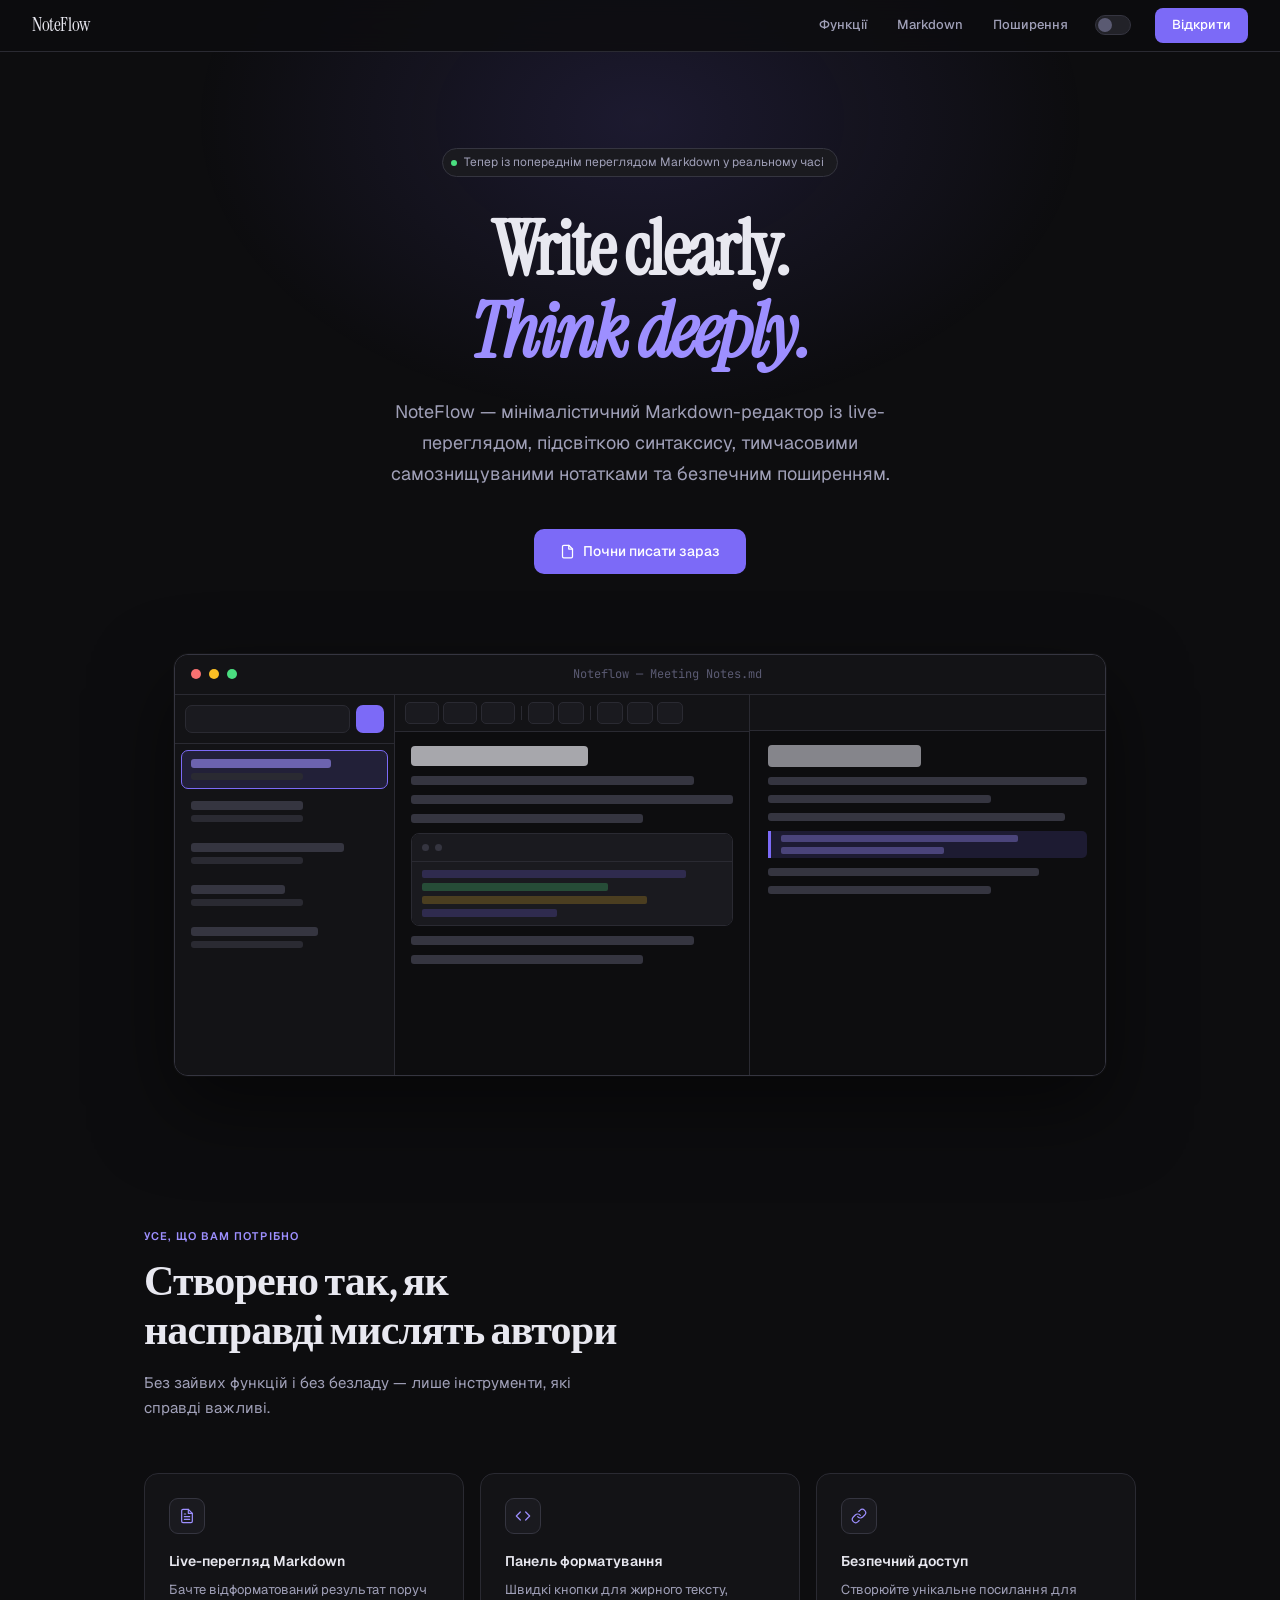
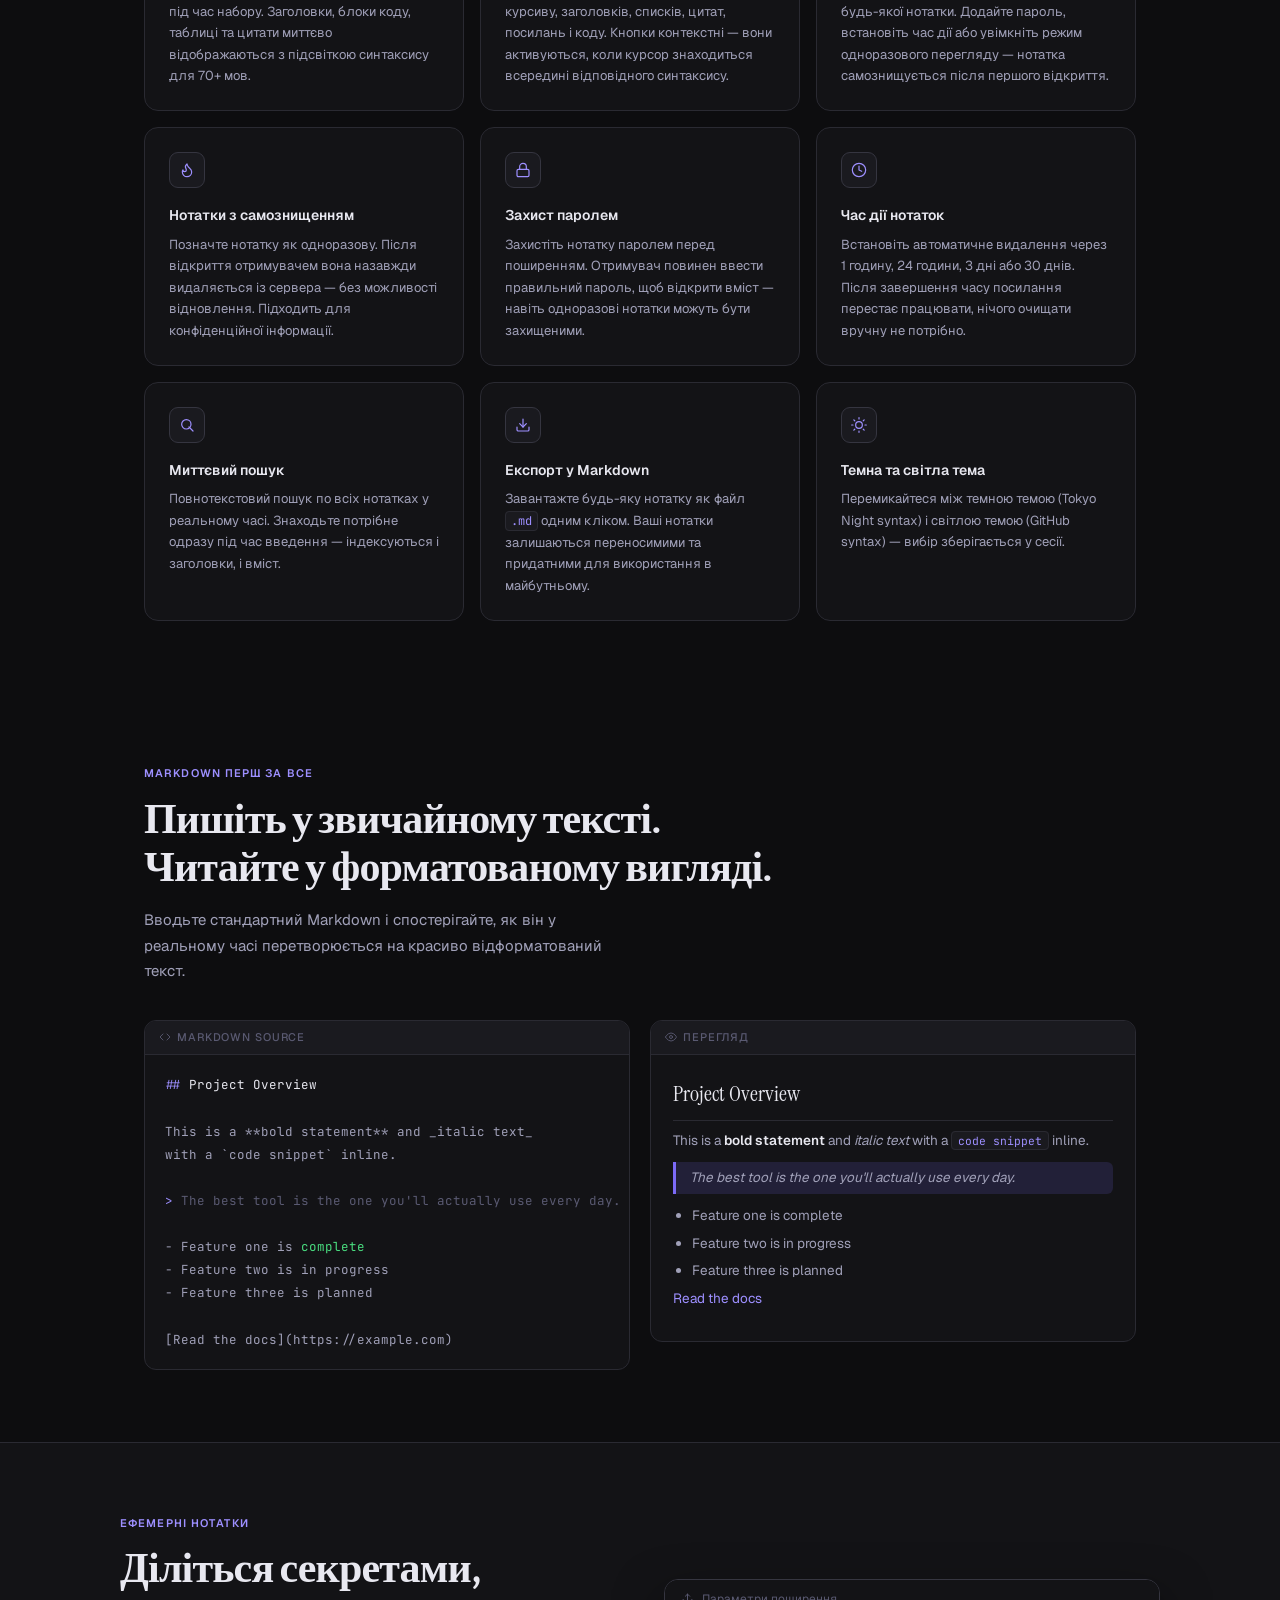
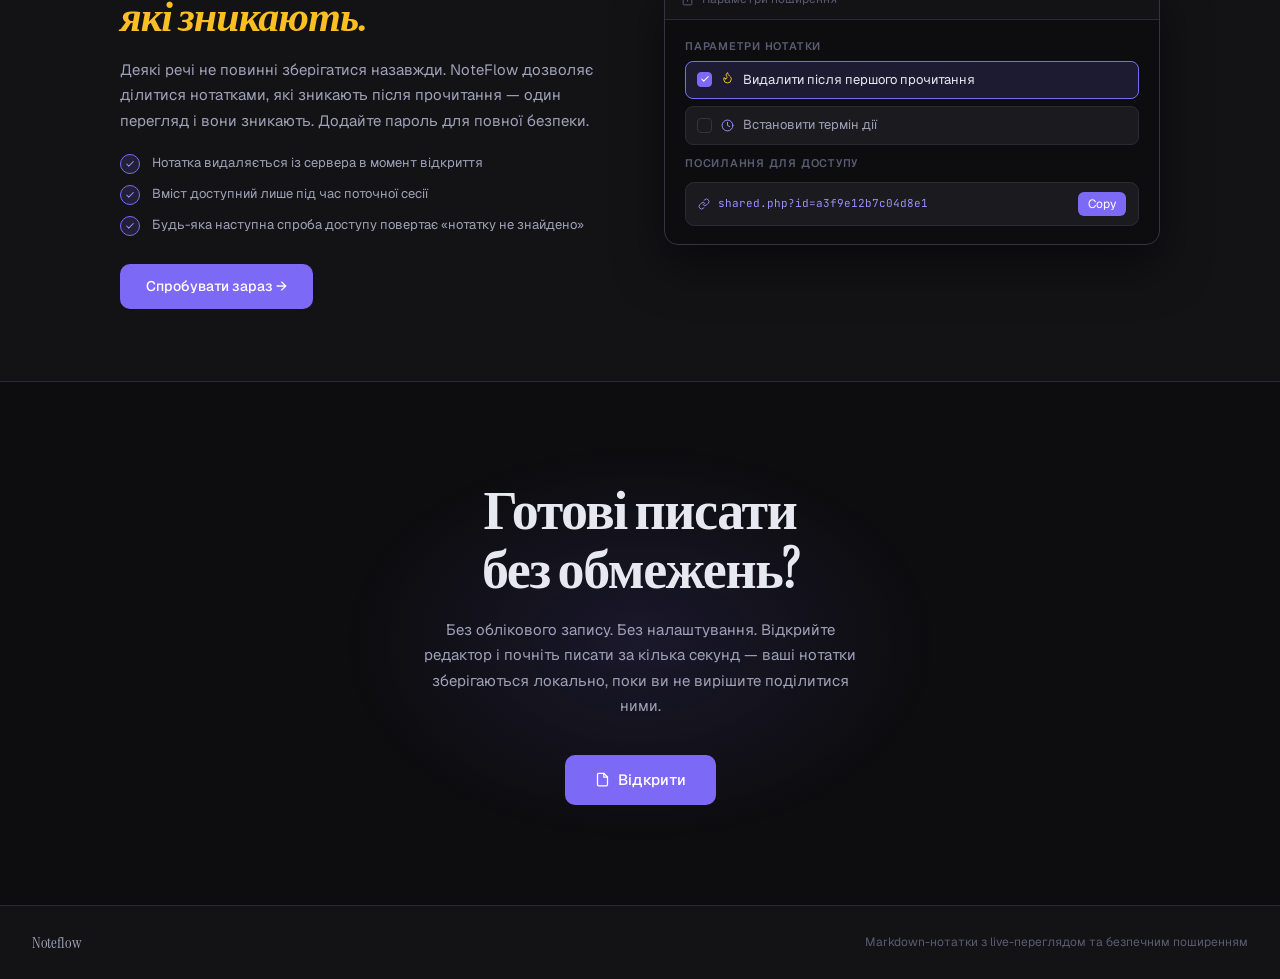
<file: index.html>
<!DOCTYPE html>
<html lang="en" data-theme="dark">
<head>
<meta charset="UTF-8">
<meta name="viewport" content="width=device-width, initial-scale=1.0">
<title>NoteFlow — Пишіть без обмежень</title>
<link rel="preconnect" href="https://fonts.googleapis.com">
<link href="https://fonts.googleapis.com/css2?family=Instrument+Serif:ital@0;1&family=JetBrains+Mono:wght@400;500&family=Geist:wght@300;400;500;600&display=swap" rel="stylesheet">
<link rel="icon" type="image/png" href="app/favicon.png">
<style>
[data-theme="dark"]{
  --bg:#0d0d0f;--bg2:#131316;--bg3:#1a1a1f;--bg4:#222228;
  --border:#2a2a32;--border2:#353540;
  --text:#e8e8f0;--text2:#a0a0b8;--text3:#5a5a72;
  --accent:#7c6af7;--accent2:#9d8fff;--accent-glow:rgba(124,106,247,0.15);
  --green:#4ade80;--red:#f87171;--yellow:#fbbf24;--shadow:rgba(0,0,0,0.5);
}
[data-theme="light"]{
  --bg:#f4f4f6;--bg2:#ffffff;--bg3:#ededf0;--bg4:#e2e2e8;
  --border:#d8d8e0;--border2:#c8c8d4;
  --text:#1a1a2e;--text2:#4a4a6a;--text3:#9090a8;
  --accent:#6b58e8;--accent2:#7c6af7;--accent-glow:rgba(107,88,232,0.12);
  --green:#16a34a;--red:#dc2626;--yellow:#d97706;--shadow:rgba(0,0,0,0.12);
}


*,*::before,*::after{box-sizing:border-box;margin:0;padding:0;}
html{scroll-behavior:smooth;}
body{
  background:var(--bg);
  color:var(--text);
  font-family:'Geist',sans-serif;
  font-size:14px;
  line-height:1.6;
  min-height:100vh;
  overflow-x:hidden;
  transition:background .3s,color .3s;
}

/* ── Ambient glow ───────────────────────────── */
.ambient{
  position:fixed;
  top:-20vh;left:50%;
  transform:translateX(-50%);
  width:900px;height:600px;
  background:radial-gradient(ellipse at center,rgba(124,106,247,.14) 0%,transparent 70%);
  pointer-events:none;
  z-index:0;
  animation:ambientPulse 8s ease-in-out infinite;
}
@keyframes ambientPulse{0%,100%{opacity:.7;transform:translateX(-50%) scale(1)}50%{opacity:1;transform:translateX(-50%) scale(1.08)}}

/* ── NAV ────────────────────────────────────────────────────────────────── */
nav{
  position:sticky;top:0;z-index:100;
  display:flex;align-items:center;gap:12px;
  padding:0 32px;height:52px;
  background:rgba(13,13,15,.82);
  backdrop-filter:blur(18px);
  border-bottom:1px solid var(--border);
}
[data-theme="light"] nav{background:rgba(244,244,246,.88);}
.nav-logo{
  font-family:'Instrument Serif',serif;
  font-size:19px;
  color:var(--text);
  letter-spacing:-.02em;
  text-decoration:none;
}
.nav-logo-dot{color:var(--accent);}
.nav-spacer{flex:1;}
.nav-links{display:flex;gap:4px;align-items:center;}
.nav-link{
  padding:5px 12px;
  border-radius:7px;
  color:var(--text2);
  font-size:13px;
  font-weight:500;
  text-decoration:none;
  transition:all 180ms;
  border:1px solid transparent;
}
.nav-link:hover{color:var(--text);background:var(--bg3);border-color:var(--border);}
.nav-cta{
  padding:6px 16px;
  border-radius:8px;
  background:var(--accent);
  color:#fff;
  font-size:13px;
  font-weight:500;
  text-decoration:none;
  transition:all 180ms;
  border:1px solid transparent;
}
.nav-cta:hover{background:var(--accent2);transform:translateY(-1px);box-shadow:0 4px 16px rgba(124,106,247,.35);}

/* theme toggle */
.theme-toggle{
  display:flex;align-items:center;gap:7px;
  cursor:pointer;user-select:none;margin-left:30px;
}
.toggle-track{
  width:36px;height:20px;
  background:var(--bg4);
  border:1px solid var(--border2);
  border-radius:10px;
  position:relative;
  transition:background .25s;
  cursor:pointer;flex-shrink:0;
  left: -20px;
}
[data-theme="light"] .toggle-track{background:var(--accent);border-color:var(--accent);}
.toggle-thumb{
  width:14px;height:14px;
  background:var(--text3);
  border-radius:50%;
  position:absolute;top:2px;left:2px;
  transition:transform .22s cubic-bezier(.4,0,.2,1),background .22s;
}
[data-theme="light"] .toggle-thumb{transform:translateX(16px);background:#fff;}

/* ── PAGE WRAPPER ───────────────────────────────────────────────────────── */
main{position:relative;z-index:1;}

/* ── HERO ───────────────────────────────────────────────────────────────── */
.hero{
  display:flex;flex-direction:column;align-items:center;
  text-align:center;
  padding:96px 24px 80px;
  max-width:860px;
  margin:0 auto;
}
.hero-badge{
  display:inline-flex;align-items:center;gap:7px;
  padding:4px 13px 4px 8px;
  border:1px solid var(--border2);
  border-radius:100px;
  background:var(--bg3);
  font-size:12px;color:var(--text2);
  margin-bottom:32px;
  opacity:0;
  animation:fadeUp .5s .1s forwards;
}
.hero-badge-dot{
  width:6px;height:6px;
  border-radius:50%;
  background:var(--green);
  animation:pulse 1.5s infinite;
}
@keyframes pulse{0%,100%{opacity:1}50%{opacity:.3}}

.hero-title{
  font-family:'Instrument Serif',serif;
  font-size:clamp(42px,7vw,76px);
  line-height:1.08;
  letter-spacing:-.03em;
  color:var(--text);
  margin-bottom:24px;
  opacity:0;
  animation:fadeUp .6s .2s forwards;
}
.hero-title em{
  font-style:italic;
  color:var(--accent2);
}
.hero-sub{
  font-size:clamp(15px,2vw,18px);
  color:var(--text2);
  line-height:1.7;
  max-width:520px;
  margin-bottom:40px;
  opacity:0;
  animation:fadeUp .6s .35s forwards;
}
.hero-actions{
  display:flex;align-items:center;gap:12px;flex-wrap:wrap;justify-content:center;
  opacity:0;
  animation:fadeUp .6s .5s forwards;
}
.btn-primary{
  padding:11px 26px;
  background:var(--accent);
  color:#fff;
  border:none;border-radius:10px;
  font-size:14px;font-weight:500;
  font-family:'Geist',sans-serif;
  cursor:pointer;text-decoration:none;
  display:inline-flex;align-items:center;gap:8px;
  transition:all 200ms;
  box-shadow:0 0 0 0 rgba(124,106,247,0);
}
.btn-primary:hover{
  background:var(--accent2);
  transform:translateY(-2px);
  box-shadow:0 8px 28px rgba(124,106,247,.4);
}
.btn-secondary{
  padding:11px 22px;
  background:transparent;
  color:var(--text2);
  border:1px solid var(--border2);border-radius:10px;
  font-size:14px;font-weight:500;
  font-family:'Geist',sans-serif;
  cursor:pointer;text-decoration:none;
  display:inline-flex;align-items:center;gap:8px;
  transition:all 200ms;
}
.btn-secondary:hover{
  color:var(--text);
  background:var(--bg3);
  border-color:var(--accent);
}

@keyframes fadeUp{from{opacity:0;transform:translateY(18px)}to{opacity:1;transform:translateY(0)}}

/* ── EDITOR PREVIEW (mock app window) ──────────────────────────────────── */
.preview-wrap{
  max-width:980px;margin:0 auto;
  padding:0 24px 80px;
  opacity:0;
  animation:fadeUp .7s .65s forwards;
}
.window-chrome{
  border:1px solid var(--border2);
  border-radius:14px;
  overflow:hidden;
  box-shadow:0 32px 80px var(--shadow),0 0 0 1px rgba(255,255,255,.03);
  background:var(--bg2);
}
.window-bar{
  display:flex;align-items:center;gap:8px;
  padding:10px 16px;
  background:var(--bg2);
  border-bottom:1px solid var(--border);
}
.window-dot{width:10px;height:10px;border-radius:50%;}
.window-dot.red{background:#f87171;}
.window-dot.yellow{background:#fbbf24;}
.window-dot.green{background:#4ade80;}
.window-title{
  flex:1;text-align:center;
  font-size:12px;color:var(--text3);
  font-family:'JetBrains Mono',monospace;
}
.window-body{
  display:grid;
  grid-template-columns:220px 1fr 1fr;
  height:380px;
}
/* sidebar mock */
.mock-sidebar{
  border-right:1px solid var(--border);
  background:var(--bg2);
  display:flex;flex-direction:column;
  overflow:hidden;
}
.mock-sidebar-top{
  padding:10px;border-bottom:1px solid var(--border);
  display:flex;gap:6px;align-items:center;
}
.mock-search{
  flex:1;height:28px;
  background:var(--bg3);border:1px solid var(--border);border-radius:7px;
}
.mock-btn{
  width:28px;height:28px;border-radius:7px;
  background:var(--accent);flex-shrink:0;
}
.mock-notes{padding:6px;display:flex;flex-direction:column;gap:3px;}
.mock-note{
  padding:8px 9px;border-radius:7px;
  background:transparent;
  border:1px solid transparent;
}
.mock-note.active{background:var(--accent-glow);border-color:var(--accent);}
.mock-note-title{
  height:9px;border-radius:3px;
  background:var(--border2);
  margin-bottom:5px;
}
.mock-note.active .mock-note-title{background:var(--accent2);opacity:.6;}
.mock-note-meta{height:7px;border-radius:3px;background:var(--border);width:60%;}
/* editor mock */
.mock-editor{
  border-right:1px solid var(--border);
  background:var(--bg);
  display:flex;flex-direction:column;
}
.mock-toolbar{
  padding:7px 10px;
  border-bottom:1px solid var(--border);
  background:var(--bg2);
  display:flex;gap:4px;align-items:center;
}
.mock-tb-btn{
  width:26px;height:22px;border-radius:5px;
  background:var(--bg3);border:1px solid var(--border);
}
.mock-tb-sep{width:1px;height:14px;background:var(--border);margin:0 2px;}
.mock-content{flex:1;padding:14px 16px;display:flex;flex-direction:column;gap:10px;overflow:hidden;}
.mock-heading{height:20px;border-radius:4px;background:var(--text);opacity:.7;width:55%;}
.mock-line{height:9px;border-radius:3px;background:var(--border2);}
.mock-line.short{width:72%;}
.mock-line.med{width:88%;}
.mock-code-block{
  border-radius:8px;overflow:hidden;
  border:1px solid var(--border);
  flex-shrink:0;
}
.mock-code-bar{height:28px;background:var(--bg3);border-bottom:1px solid var(--border);display:flex;align-items:center;padding:0 10px;gap:6px;}
.mock-code-dot{width:7px;height:7px;border-radius:50%;background:var(--border2);}
.mock-code-lines{padding:8px 10px;display:flex;flex-direction:column;gap:5px;background:var(--bg3);}
.mock-code-line{height:8px;border-radius:2px;background:var(--accent);opacity:.22;}
.mock-code-line.p{background:var(--green);opacity:.25;}
.mock-code-line.s{background:var(--yellow);opacity:.22;}
/* preview mock */
.mock-preview{
  background:var(--bg);
  display:flex;flex-direction:column;
  overflow:hidden;
}
.mock-preview-bar{
  padding:7px 14px;
  border-bottom:1px solid var(--border);
  background:var(--bg2);
  height:36px;
}
.mock-preview-content{flex:1;padding:14px 18px;display:flex;flex-direction:column;gap:10px;overflow:hidden;}
.mock-h{height:22px;border-radius:4px;background:var(--text);opacity:.55;width:48%;
  font-family:'Instrument Serif',serif;}
.mock-p{height:8px;border-radius:3px;background:var(--border2);}
.mock-p.s{width:70%;}
.mock-blockquote{
  border-left:3px solid var(--accent);
  padding:4px 10px;
  background:var(--accent-glow);
  border-radius:0 5px 5px 0;
  display:flex;flex-direction:column;gap:5px;
}
.mock-bq-line{height:7px;border-radius:2px;background:var(--accent2);opacity:.35;}

/* ── FEATURES ───────────────────────────────────────────────────────────── */
.section{padding:72px 24px;max-width:1040px;margin:0 auto;}
.section-label{
  font-size:11px;font-weight:600;
  color:var(--accent2);
  text-transform:uppercase;letter-spacing:.1em;
  margin-bottom:12px;
}
.section-title{
  font-family:'Instrument Serif',serif;
  font-size:clamp(28px,4vw,42px);
  line-height:1.15;
  letter-spacing:-.02em;
  color:var(--text);
  margin-bottom:16px;
}
.section-sub{
  font-size:15px;color:var(--text2);
  line-height:1.7;max-width:480px;
  margin-bottom:52px;
}

.features-grid{
  display:grid;
  grid-template-columns:repeat(auto-fit,minmax(280px,1fr));
  gap:16px;
}
.feature-card{
  padding:24px;
  border:1px solid var(--border);
  border-radius:14px;
  background:var(--bg2);
  transition:all 220ms;
  position:relative;
  overflow:hidden;
}
.feature-card::before{
  content:'';
  position:absolute;inset:0;
  background:radial-gradient(circle at 0% 0%,var(--accent-glow),transparent 65%);
  opacity:0;transition:opacity 300ms;
}
.feature-card:hover{
  border-color:var(--border2);
  transform:translateY(-3px);
  box-shadow:0 16px 40px var(--shadow);
}
.feature-card:hover::before{opacity:1;}
.feature-icon{
  width:36px;height:36px;
  border:1px solid var(--border2);
  border-radius:9px;
  background:var(--bg3);
  display:flex;align-items:center;justify-content:center;
  margin-bottom:16px;
  color:var(--accent2);
  flex-shrink:0;
}
.feature-icon svg{width:16px;height:16px;fill:none;stroke:currentColor;stroke-width:1.8;stroke-linecap:round;stroke-linejoin:round;}
.feature-title{
  font-size:14px;font-weight:600;
  color:var(--text);margin-bottom:7px;
}
.feature-desc{font-size:13px;color:var(--text2);line-height:1.65;}

/* ── KEYBOARD SHORTCUTS STRIP ───────────────────────────────────────────── */
.shortcuts-strip{
  border-top:1px solid var(--border);
  border-bottom:1px solid var(--border);
  background:var(--bg2);
  padding:28px 24px;
  overflow:hidden;
}
.shortcuts-inner{
  max-width:1040px;margin:0 auto;
  display:flex;align-items:center;gap:12px;
  flex-wrap:wrap;
}
.shortcuts-label{
  font-size:12px;font-weight:600;color:var(--text3);
  text-transform:uppercase;letter-spacing:.08em;
  margin-right:8px;flex-shrink:0;
}
.shortcut{
  display:inline-flex;align-items:center;gap:7px;
  padding:5px 11px;
  border:1px solid var(--border2);
  border-radius:8px;
  background:var(--bg3);
  font-size:12px;color:var(--text2);
}
kbd{
  font-family:'JetBrains Mono',monospace;
  font-size:11px;color:var(--text);
  background:var(--bg4);
  border:1px solid var(--border2);
  border-radius:4px;
  padding:1px 5px;
}

/* ── MARKDOWN SHOWCASE ──────────────────────────────────────────────────── */
.md-section{padding:72px 24px;max-width:1040px;margin:0 auto;}
.md-split{
  display:grid;
  grid-template-columns:1fr 1fr;
  gap:20px;
  align-items:start;
}
@media(max-width:640px){.md-split{grid-template-columns:1fr;}}
.md-pane{
  border:1px solid var(--border);
  border-radius:12px;
  overflow:hidden;
  background:var(--bg2);
}
.md-pane-bar{
  padding:8px 14px;
  border-bottom:1px solid var(--border);
  background:var(--bg3);
  font-size:11px;font-weight:500;
  color:var(--text3);
  text-transform:uppercase;letter-spacing:.08em;
  display:flex;align-items:center;gap:6px;
}
.md-pane-bar svg{width:12px;height:12px;fill:none;stroke:currentColor;stroke-width:1.8;stroke-linecap:round;stroke-linejoin:round;}
.md-code{
  padding:18px 20px;
  font-family:'JetBrains Mono',monospace;
  font-size:12.5px;
  line-height:1.85;
  color:var(--text2);
  white-space:pre;
  overflow-x:auto;
}
.md-code .kw{color:var(--accent2);}
.md-code .str{color:var(--green);}
.md-code .cm{color:var(--text3);}
.md-code .hl{color:var(--text);}
.md-render{padding:20px 22px;font-size:13.5px;line-height:1.75;}
.md-render h2{
  font-family:'Instrument Serif',serif;
  font-size:22px;font-weight:400;
  color:var(--text);margin-bottom:8px;
  border-bottom:1px solid var(--border);padding-bottom:6px;
}
.md-render p{color:var(--text2);margin-bottom:10px;}
.md-render strong{color:var(--text);font-weight:600;}
.md-render em{font-style:italic;}
.md-render code{
  font-family:'JetBrains Mono',monospace;
  font-size:.84em;
  background:var(--bg3);
  padding:1px 6px;border-radius:4px;
  border:1px solid var(--border);
  color:var(--accent2);
}
.md-render blockquote{
  border-left:3px solid var(--accent);
  padding:4px 14px;
  margin:10px 0;
  background:var(--accent-glow);
  border-radius:0 6px 6px 0;
  color:var(--text2);
  font-style:italic;
}
.md-render ul{padding-left:1.4em;color:var(--text2);}
.md-render li{margin-bottom:4px;}
.md-render a{color:var(--accent2);text-decoration:none;}
.md-render a:hover{text-decoration:underline;}

/* ── TEMP NOTE FEATURE ──────────────────────────────────────────────────── */
.temp-section{
  padding:72px 24px;
  background:var(--bg2);
  border-top:1px solid var(--border);
  border-bottom:1px solid var(--border);
}
.temp-inner{max-width:1040px;margin:0 auto;display:grid;grid-template-columns:1fr 1fr;gap:48px;align-items:center;}
@media(max-width:640px){.temp-inner{grid-template-columns:1fr;}}
.temp-card{
  border:1px solid var(--border2);
  border-radius:14px;
  overflow:hidden;
  background:var(--bg);
  box-shadow:0 20px 48px var(--shadow);
}
.temp-card-bar{
  display:flex;align-items:center;gap:8px;
  padding:10px 16px;
  background:var(--bg2);
  border-bottom:1px solid var(--border);
  font-size:12px;color:var(--text3);
}
.flame-icon{color:var(--yellow);}
.temp-card-body{padding:18px 20px;display:flex;flex-direction:column;gap:10px;}
.temp-field{display:flex;flex-direction:column;gap:5px;}
.temp-label{font-size:11px;font-weight:600;color:var(--text3);text-transform:uppercase;letter-spacing:.07em;}
.temp-options{display:flex;flex-direction:column;gap:7px;}
.temp-option{
  display:flex;align-items:center;gap:9px;
  padding:8px 11px;
  border:1px solid var(--border);border-radius:8px;
  background:var(--bg3);
  font-size:13px;color:var(--text2);
  cursor:default;
}
.temp-option.checked{border-color:var(--accent);background:var(--accent-glow);color:var(--text);}
.temp-check{
  width:15px;height:15px;
  border:1.5px solid var(--border2);
  border-radius:4px;
  display:flex;align-items:center;justify-content:center;
  flex-shrink:0;
}
.temp-option.checked .temp-check{
  background:var(--accent);
  border-color:var(--accent);
}
.temp-check-mark{display:none;}
.temp-option.checked .temp-check-mark{display:block;color:#fff;}
.temp-check-mark svg{width:10px;height:10px;fill:none;stroke:currentColor;stroke-width:2.5;stroke-linecap:round;stroke-linejoin:round;}
.temp-link-box{
  display:flex;align-items:center;gap:8px;
  background:var(--bg3);border:1px solid var(--border);border-radius:9px;
  padding:9px 12px;margin-top:4px;
}
.temp-link-url{
  flex:1;font-family:'JetBrains Mono',monospace;font-size:11px;
  color:var(--accent2);white-space:nowrap;overflow:hidden;text-overflow:ellipsis;
}
.temp-copy-btn{
  background:var(--accent);border:none;border-radius:6px;
  color:#fff;padding:4px 10px;font-size:12px;cursor:pointer;
  font-family:'Geist',sans-serif;
}

/* ── CTA SECTION ────────────────────────────────────────────────────────── */
.cta-section{
  padding:100px 24px;
  text-align:center;
  position:relative;
  overflow:hidden;
}
.cta-glow{
  position:absolute;
  top:50%;left:50%;
  transform:translate(-50%,-50%);
  width:600px;height:400px;
  background:radial-gradient(ellipse,rgba(124,106,247,.12),transparent 70%);
  pointer-events:none;
}
.cta-title{
  font-family:'Instrument Serif',serif;
  font-size:clamp(32px,5vw,54px);
  line-height:1.1;letter-spacing:-.025em;
  color:var(--text);margin-bottom:16px;
  position:relative;z-index:1;
}
.cta-sub{
  font-size:15px;color:var(--text2);
  max-width:440px;margin:0 auto 36px;
  line-height:1.7;
  position:relative;z-index:1;
}
.cta-actions{
  display:flex;align-items:center;gap:12px;justify-content:center;flex-wrap:wrap;
  position:relative;z-index:1;
}

/* ── FOOTER ─────────────────────────────────────────────────────────────── */
footer{
  border-top:1px solid var(--border);
  background:var(--bg2);
  padding:24px 32px;
  display:flex;align-items:center;
  gap:16px;
}
.footer-logo{
  font-family:'Instrument Serif',serif;
  font-size:16px;color:var(--text2);
  letter-spacing:-.02em;
}
.footer-dot{color:var(--accent);}
.footer-spacer{flex:1;}
.footer-note{font-size:12px;color:var(--text3);}

/* ── SVG icon helper ────────────────────────────────────────────────────── */
.ic{width:16px;height:16px;display:inline-flex;align-items:center;justify-content:center;flex-shrink:0;}
.ic svg{width:100%;height:100%;fill:none;stroke:currentColor;stroke-width:1.8;stroke-linecap:round;stroke-linejoin:round;}

/* ── Scroll-reveal ──────────────────────────────────────────────────────── */
.reveal{opacity:0;transform:translateY(22px);transition:opacity .55s ease,transform .55s ease;}
.reveal.visible{opacity:1;transform:none;}
</style>
</head>
<body>

<!-- Ambient background glow -->
<div class="ambient"></div>

<!-- ── NAV ───────────────────────────────────────────────────────────────── -->
<nav>
  <a href="#" class="nav-logo">NoteFlow</a>
  <div class="nav-spacer"></div>
  <div class="nav-links">
    <a href="#features" class="nav-link">Функції</a>
    <a href="#markdown" class="nav-link">Markdown</a>
    <a href="#sharing" class="nav-link">Поширення</a>
    <label class="theme-toggle" id="themeToggle" title="Toggle theme">
      <div class="toggle-track"><div class="toggle-thumb"></div></div>
    </label>
    <a href="app" class="nav-cta">Відкрити</a>
  </div>
</nav>

<!-- ── HERO ──────────────────────────────────────────────────────────────── -->
<main>
<section class="hero">
  <div class="hero-badge">
    <span class="hero-badge-dot"></span>
    Тепер із попереднім переглядом Markdown у реальному часі
  </div>
  <h1 class="hero-title">
    Write clearly.<br><em>Think deeply.</em>
  </h1>
  <p class="hero-sub">
    NoteFlow — мінімалістичний Markdown-редактор із live-переглядом, підсвіткою синтаксису, тимчасовими самознищуваними нотатками та безпечним поширенням.
  </p>
  <div class="hero-actions">
    <a href="app" class="btn-primary">
      <svg width="15" height="15" fill="none" stroke="currentColor" stroke-width="2" stroke-linecap="round" stroke-linejoin="round" viewBox="0 0 24 24"><path d="M14 2H6a2 2 0 0 0-2 2v16a2 2 0 0 0 2 2h12a2 2 0 0 0 2-2V8z"/><polyline points="14 2 14 8 20 8"/></svg>
      Почни писати зараз
    </a>

  </div>
</section>

<!-- ── MOCK APP WINDOW ────────────────────────────────────────────────────── -->
<div class="preview-wrap">
  <div class="window-chrome">
    <div class="window-bar">
      <span class="window-dot red"></span>
      <span class="window-dot yellow"></span>
      <span class="window-dot green"></span>
      <span class="window-title">Noteflow — Meeting Notes.md</span>
    </div>
    <div class="window-body">
      <!-- sidebar -->
      <div class="mock-sidebar">
        <div class="mock-sidebar-top">
          <div class="mock-search"></div>
          <div class="mock-btn"></div>
        </div>
        <div class="mock-notes">
          <div class="mock-note active">
            <div class="mock-note-title" style="width:75%"></div>
            <div class="mock-note-meta"></div>
          </div>
          <div class="mock-note">
            <div class="mock-note-title" style="width:60%"></div>
            <div class="mock-note-meta"></div>
          </div>
          <div class="mock-note">
            <div class="mock-note-title" style="width:82%"></div>
            <div class="mock-note-meta"></div>
          </div>
          <div class="mock-note">
            <div class="mock-note-title" style="width:50%"></div>
            <div class="mock-note-meta"></div>
          </div>
          <div class="mock-note">
            <div class="mock-note-title" style="width:68%"></div>
            <div class="mock-note-meta"></div>
          </div>
        </div>
      </div>
      <!-- editor -->
      <div class="mock-editor">
        <div class="mock-toolbar">
          <div class="mock-tb-btn" style="width:34px"></div>
          <div class="mock-tb-btn" style="width:34px"></div>
          <div class="mock-tb-btn" style="width:34px"></div>
          <div class="mock-tb-sep"></div>
          <div class="mock-tb-btn"></div>
          <div class="mock-tb-btn"></div>
          <div class="mock-tb-sep"></div>
          <div class="mock-tb-btn"></div>
          <div class="mock-tb-btn"></div>
          <div class="mock-tb-btn"></div>
        </div>
        <div class="mock-content">
          <div class="mock-heading"></div>
          <div class="mock-line med"></div>
          <div class="mock-line"></div>
          <div class="mock-line short"></div>
          <div class="mock-code-block">
            <div class="mock-code-bar">
              <div class="mock-code-dot"></div>
              <div class="mock-code-dot"></div>
            </div>
            <div class="mock-code-lines">
              <div class="mock-code-line" style="width:88%"></div>
              <div class="mock-code-line p" style="width:62%"></div>
              <div class="mock-code-line s" style="width:75%"></div>
              <div class="mock-code-line" style="width:45%"></div>
            </div>
          </div>
          <div class="mock-line med"></div>
          <div class="mock-line short"></div>
        </div>
      </div>
      <!-- preview -->
      <div class="mock-preview">
        <div class="mock-preview-bar"></div>
        <div class="mock-preview-content">
          <div class="mock-h"></div>
          <div class="mock-p"></div>
          <div class="mock-p s"></div>
          <div class="mock-p" style="width:93%"></div>
          <div class="mock-blockquote">
            <div class="mock-bq-line" style="width:80%"></div>
            <div class="mock-bq-line" style="width:55%"></div>
          </div>
          <div class="mock-p" style="width:85%"></div>
          <div class="mock-p s"></div>
        </div>
      </div>
    </div>
  </div>
</div>

<!-- ── FEATURES ───────────────────────────────────────────────────────────── -->
<section class="section reveal" id="features">
  <div class="section-label">Усе, що вам потрібно</div>
  <h2 class="section-title">Створено так, як <br>насправді мислять автори</h2>
  <p class="section-sub">Без зайвих функцій і без безладу — лише інструменти, які справді важливі.</p>

  <div class="features-grid"> 

    <div class="feature-card">
      <div class="feature-icon">
        <svg viewBox="0 0 24 24"><path d="M14 2H6a2 2 0 0 0-2 2v16a2 2 0 0 0 2 2h12a2 2 0 0 0 2-2V8z"/><polyline points="14 2 14 8 20 8"/><line x1="16" y1="13" x2="8" y2="13"/><line x1="16" y1="17" x2="8" y2="17"/><polyline points="10 9 9 9 8 9"/></svg>
      </div>
      <div class="feature-title">Live-перегляд Markdown</div>
      <div class="feature-desc">Бачте відформатований результат поруч під час набору. Заголовки, блоки коду, таблиці та цитати миттєво відображаються з підсвіткою синтаксису для 70+ мов.</div>
    </div>

    <div class="feature-card">
      <div class="feature-icon">
        <svg viewBox="0 0 24 24"><polyline points="16 18 22 12 16 6"/><polyline points="8 6 2 12 8 18"/></svg>
      </div>
      <div class="feature-title">Панель форматування</div>
      <div class="feature-desc">Швидкі кнопки для жирного тексту, курсиву, заголовків, списків, цитат, посилань і коду. Кнопки контекстні — вони активуються, коли курсор знаходиться всередині відповідного синтаксису.</div>
    </div>

    <div class="feature-card">
      <div class="feature-icon">
        <svg viewBox="0 0 24 24"><path d="M10 13a5 5 0 0 0 7.54.54l3-3a5 5 0 0 0-7.07-7.07l-1.72 1.71"/><path d="M14 11a5 5 0 0 0-7.54-.54l-3 3a5 5 0 0 0 7.07 7.07l1.71-1.71"/></svg>
      </div>
      <div class="feature-title">Безпечний доступ</div>
      <div class="feature-desc">Створюйте унікальне посилання для будь-якої нотатки. Додайте пароль, встановіть час дії або увімкніть режим одноразового перегляду — нотатка самознищується після першого відкриття.</div>
    </div>

    <div class="feature-card">
      <div class="feature-icon">
        <svg viewBox="0 0 24 24"><path d="M8.5 14.5A2.5 2.5 0 0 0 11 12c0-1.38-.5-2-1-3-1.072-2.143-.224-4.054 2-6 .5 2.5 2 4.9 4 6.5 2 1.6 3 3.5 3 5.5a7 7 0 1 1-14 0c0-1.153.433-2.294 1-3a2.5 2.5 0 0 0 2.5 2.5z"/></svg>
      </div>
      <div class="feature-title">Нотатки з самознищенням</div>
      <div class="feature-desc">Позначте нотатку як одноразову. Після відкриття отримувачем вона назавжди видаляється із сервера — без можливості відновлення. Підходить для конфіденційної інформації.</div>
    </div>

    <div class="feature-card">
      <div class="feature-icon">
        <svg viewBox="0 0 24 24"><rect x="3" y="11" width="18" height="11" rx="2"/><path d="M7 11V7a5 5 0 0 1 10 0v4"/></svg>
      </div>
      <div class="feature-title">Захист паролем</div>
      <div class="feature-desc">Захистіть нотатку паролем перед поширенням. Отримувач повинен ввести правильний пароль, щоб відкрити вміст — навіть одноразові нотатки можуть бути захищеними.</div>
    </div>

    <div class="feature-card">
      <div class="feature-icon">
        <svg viewBox="0 0 24 24"><circle cx="12" cy="12" r="10"/><polyline points="12 6 12 12 16 14"/></svg>
      </div>
      <div class="feature-title">Час дії нотаток</div>
      <div class="feature-desc">Встановіть автоматичне видалення через 1 годину, 24 години, 3 дні або 30 днів. Після завершення часу посилання перестає працювати, нічого очищати вручну не потрібно.</div>
    </div>

    <div class="feature-card">
      <div class="feature-icon">
        <svg viewBox="0 0 24 24"><line x1="21" y1="21" x2="15" y2="15"/><circle cx="11" cy="11" r="7"/></svg>
      </div>
      <div class="feature-title">Миттєвий пошук</div>
      <div class="feature-desc">Повнотекстовий пошук по всіх нотатках у реальному часі. Знаходьте потрібне одразу під час введення — індексуються і заголовки, і вміст.</div>
    </div>

    <div class="feature-card">
      <div class="feature-icon">
        <svg viewBox="0 0 24 24"><path d="M21 15v4a2 2 0 0 1-2 2H5a2 2 0 0 1-2-2v-4"/><polyline points="7 10 12 15 17 10"/><line x1="12" y1="15" x2="12" y2="3"/></svg>
      </div>
      <div class="feature-title">Експорт у Markdown</div>
      <div class="feature-desc">Завантажте будь-яку нотатку як файл <code style="font-size:12px;background:var(--bg3);padding:1px 5px;border-radius:4px;border:1px solid var(--border);color:var(--accent2);font-family:'JetBrains Mono',monospace">.md</code> одним кліком. Ваші нотатки залишаються переносимими та придатними для використання в майбутньому.</div>
    </div>

    <div class="feature-card">
      <div class="feature-icon">
        <svg viewBox="0 0 24 24"><circle cx="12" cy="12" r="5"/><line x1="12" y1="1" x2="12" y2="3"/><line x1="12" y1="21" x2="12" y2="23"/><line x1="4.22" y1="4.22" x2="5.64" y2="5.64"/><line x1="18.36" y1="18.36" x2="19.78" y2="19.78"/><line x1="1" y1="12" x2="3" y2="12"/><line x1="21" y1="12" x2="23" y2="12"/><line x1="4.22" y1="19.78" x2="5.64" y2="18.36"/><line x1="18.36" y1="5.64" x2="19.78" y2="4.22"/></svg>
      </div>
      <div class="feature-title">Темна та світла тема</div>
      <div class="feature-desc">Перемикайтеся між темною темою (Tokyo Night syntax) і світлою темою (GitHub syntax) — вибір зберігається у сесії.</div>
    </div>

  </div>
</section>

<!-- ── MARKDOWN SHOWCASE ──────────────────────────────────────────────────── -->
<section class="md-section reveal" id="markdown">
  <div class="section-label">Markdown перш за все</div>
  <h2 class="section-title">Пишіть у звичайному тексті.<br>Читайте у форматованому вигляді.</h2>
  <p class="section-sub" style="margin-bottom:36px">Вводьте стандартний Markdown і спостерігайте, як він у реальному часі перетворюється на красиво відформатований текст.</p>

  <div class="md-split">
    <div class="md-pane">
      <div class="md-pane-bar">
        <svg viewBox="0 0 24 24"><polyline points="16 18 22 12 16 6"/><polyline points="8 6 2 12 8 18"/></svg>
        Markdown source
      </div>
      <div class="md-code"><span class="kw">## </span><span class="hl">Project Overview</span>

This is a **bold statement** and _italic text_
with a `code snippet` inline.

<span class="kw">> </span><span class="cm">The best tool is the one you'll actually use every day.</span>

- Feature one is <span class="str">complete</span>
- Feature two is in progress
- Feature three is planned

[Read the docs](https://example.com)</div>
    </div>
    <div class="md-pane">
      <div class="md-pane-bar">
        <svg viewBox="0 0 24 24"><path d="M1 12s4-8 11-8 11 8 11 8-4 8-11 8-11-8-11-8z"/><circle cx="12" cy="12" r="3"/></svg>
        Перегляд
      </div>
      <div class="md-render">
        <h2>Project Overview</h2>
        <p>This is a <strong>bold statement</strong> and <em>italic text</em> with a <code>code snippet</code> inline.</p>
        <blockquote>The best tool is the one you'll actually use every day.</blockquote>
        <ul>
          <li>Feature one is complete</li>
          <li>Feature two is in progress</li>
          <li>Feature three is planned</li>
        </ul>
        <p><a href="https://example.com">Read the docs</a></p>
      </div>
    </div>
  </div>
</section>

<!-- ── SELF-DESTRUCT FEATURE ──────────────────────────────────────────────── -->
<div class="temp-section reveal" id="sharing">
  <div class="temp-inner">
    <div>
      <div class="section-label">Ефемерні нотатки</div>
      <h2 class="section-title">Діліться секретами,<br><em style="color:var(--yellow)">які зникають.</em></h2>
      <p style="font-size:15px;color:var(--text2);line-height:1.7;margin-bottom:20px">
        Деякі речі не повинні зберігатися назавжди. NoteFlow дозволяє ділитися нотатками, які зникають після прочитання — один перегляд і вони зникають. Додайте пароль для повної безпеки.
      </p>
      <div style="display:flex;flex-direction:column;gap:10px;margin-bottom:28px">
        <div style="display:flex;align-items:flex-start;gap:12px">
          <div style="width:20px;height:20px;border-radius:50%;background:var(--accent-glow);border:1px solid var(--accent);display:flex;align-items:center;justify-content:center;flex-shrink:0;margin-top:1px">
            <svg width="10" height="10" fill="none" stroke="var(--accent2)" stroke-width="2.5" stroke-linecap="round" stroke-linejoin="round" viewBox="0 0 24 24"><polyline points="20 6 9 17 4 12"/></svg>
          </div>
          <span style="font-size:13px;color:var(--text2)">Нотатка видаляється із сервера в момент відкриття</span>
        </div>
        <div style="display:flex;align-items:flex-start;gap:12px">
          <div style="width:20px;height:20px;border-radius:50%;background:var(--accent-glow);border:1px solid var(--accent);display:flex;align-items:center;justify-content:center;flex-shrink:0;margin-top:1px">
            <svg width="10" height="10" fill="none" stroke="var(--accent2)" stroke-width="2.5" stroke-linecap="round" stroke-linejoin="round" viewBox="0 0 24 24"><polyline points="20 6 9 17 4 12"/></svg>
          </div>
          <span style="font-size:13px;color:var(--text2)">Вміст доступний лише під час поточної сесії</span>
        </div>
        <div style="display:flex;align-items:flex-start;gap:12px">
          <div style="width:20px;height:20px;border-radius:50%;background:var(--accent-glow);border:1px solid var(--accent);display:flex;align-items:center;justify-content:center;flex-shrink:0;margin-top:1px">
            <svg width="10" height="10" fill="none" stroke="var(--accent2)" stroke-width="2.5" stroke-linecap="round" stroke-linejoin="round" viewBox="0 0 24 24"><polyline points="20 6 9 17 4 12"/></svg>
          </div>
          <span style="font-size:13px;color:var(--text2)">Будь-яка наступна спроба доступу повертає «нотатку не знайдено»</span>
        </div>
      </div>
      <a href="app" class="btn-primary" style="display:inline-flex">Спробувати зараз →</a>
    </div>

    <div class="temp-card">
      <div class="temp-card-bar">
        <svg width="13" height="13" fill="none" stroke="currentColor" stroke-width="1.8" stroke-linecap="round" stroke-linejoin="round" viewBox="0 0 24 24"><path d="M4 12v8a2 2 0 0 0 2 2h12a2 2 0 0 0 2-2v-8"/><polyline points="16 6 12 2 8 6"/><line x1="12" y1="2" x2="12" y2="15"/></svg>
        Параметри поширення
      </div>
      <div class="temp-card-body">
        <div class="temp-field">
          <span class="temp-label">Параметри нотатки</span>
          <div class="temp-options">
            <div class="temp-option checked">
              <div class="temp-check">
                <div class="temp-check-mark">
                  <svg viewBox="0 0 24 24"><polyline points="20 6 9 17 4 12"/></svg>
                </div>
              </div>
              <span class="flame-icon">
                <svg width="13" height="13" fill="none" stroke="currentColor" stroke-width="1.8" stroke-linecap="round" stroke-linejoin="round" viewBox="0 0 24 24"><path d="M8.5 14.5A2.5 2.5 0 0 0 11 12c0-1.38-.5-2-1-3-1.072-2.143-.224-4.054 2-6 .5 2.5 2 4.9 4 6.5 2 1.6 3 3.5 3 5.5a7 7 0 1 1-14 0c0-1.153.433-2.294 1-3a2.5 2.5 0 0 0 2.5 2.5z"/></svg>
              </span>
              Видалити після першого прочитання
            </div>
            <div class="temp-option">
              <div class="temp-check"></div>
              <svg width="13" height="13" fill="none" stroke="currentColor" stroke-width="1.8" stroke-linecap="round" stroke-linejoin="round" viewBox="0 0 24 24" style="color:var(--accent2)"><circle cx="12" cy="12" r="10"/><polyline points="12 6 12 12 16 14"/></svg>
              Встановити термін дії
            </div>
          </div>
        </div>
        <div class="temp-field">
          <span class="temp-label">Посилання для доступу</span>
          <div class="temp-link-box">
            <svg width="12" height="12" fill="none" stroke="var(--accent2)" stroke-width="1.8" stroke-linecap="round" stroke-linejoin="round" viewBox="0 0 24 24"><path d="M10 13a5 5 0 0 0 7.54.54l3-3a5 5 0 0 0-7.07-7.07l-1.72 1.71"/><path d="M14 11a5 5 0 0 0-7.54-.54l-3 3a5 5 0 0 0 7.07 7.07l1.71-1.71"/></svg>
            <span class="temp-link-url">shared.php?id=a3f9e12b7c04d8e1</span>
            <button class="temp-copy-btn">Copy</button>
          </div>
        </div>
      </div>
    </div>
  </div>
</div>

<!-- ── CTA ────────────────────────────────────────────────────────────────── -->
<section class="cta-section reveal">
  <div class="cta-glow"></div>
  <h2 class="cta-title">Готові писати<br>без обмежень?</h2>
  <p class="cta-sub">Без облікового запису. Без налаштування. Відкрийте редактор і почніть писати за кілька секунд — ваші нотатки зберігаються локально, поки ви не вирішите поділитися ними.</p>
  <div class="cta-actions">
    <a href="app" class="btn-primary" style="font-size:15px;padding:13px 30px">
      <svg width="15" height="15" fill="none" stroke="currentColor" stroke-width="2" stroke-linecap="round" stroke-linejoin="round" viewBox="0 0 24 24"><path d="M14 2H6a2 2 0 0 0-2 2v16a2 2 0 0 0 2 2h12a2 2 0 0 0 2-2V8z"/><polyline points="14 2 14 8 20 8"/></svg>
      Відкрити
    </a>
  </div>
</section>

</main>

<!-- ── FOOTER ─────────────────────────────────────────────────────────────── -->
<footer>
  <span class="footer-logo">Noteflow</span>
  <div class="footer-spacer"></div>
  <span class="footer-note">Markdown-нотатки з live-переглядом та безпечним поширенням</span>
</footer>

<script>
// ── Theme toggle ──────────────────────────────────────────────────────────
const html = document.documentElement;
const saved = localStorage.getItem('nc_theme') || 'dark';
html.setAttribute('data-theme', saved);

document.getElementById('themeToggle').addEventListener('click', function () {
  const next = html.getAttribute('data-theme') === 'dark' ? 'light' : 'dark';
  html.setAttribute('data-theme', next);
  localStorage.setItem('nc_theme', next);
});

// ── Scroll-reveal ─────────────────────────────────────────────────────────
const revealEls = document.querySelectorAll('.reveal');
const observer = new IntersectionObserver(function (entries) {
  entries.forEach(function (entry) {
    if (entry.isIntersecting) {
      entry.target.classList.add('visible');
      observer.unobserve(entry.target);
    }
  });
}, { threshold: 0.12 });
revealEls.forEach(function (el) { observer.observe(el); });

// ── Smooth scroll for anchor links ────────────────────────────────────────
document.querySelectorAll('a[href^="#"]').forEach(function (a) {
  a.addEventListener('click', function (e) {
    const target = document.querySelector(a.getAttribute('href'));
    if (target) {
      e.preventDefault();
      target.scrollIntoView({ behavior: 'smooth', block: 'start' });
    }
  });
});
</script>
</body>
</html>
</file>
